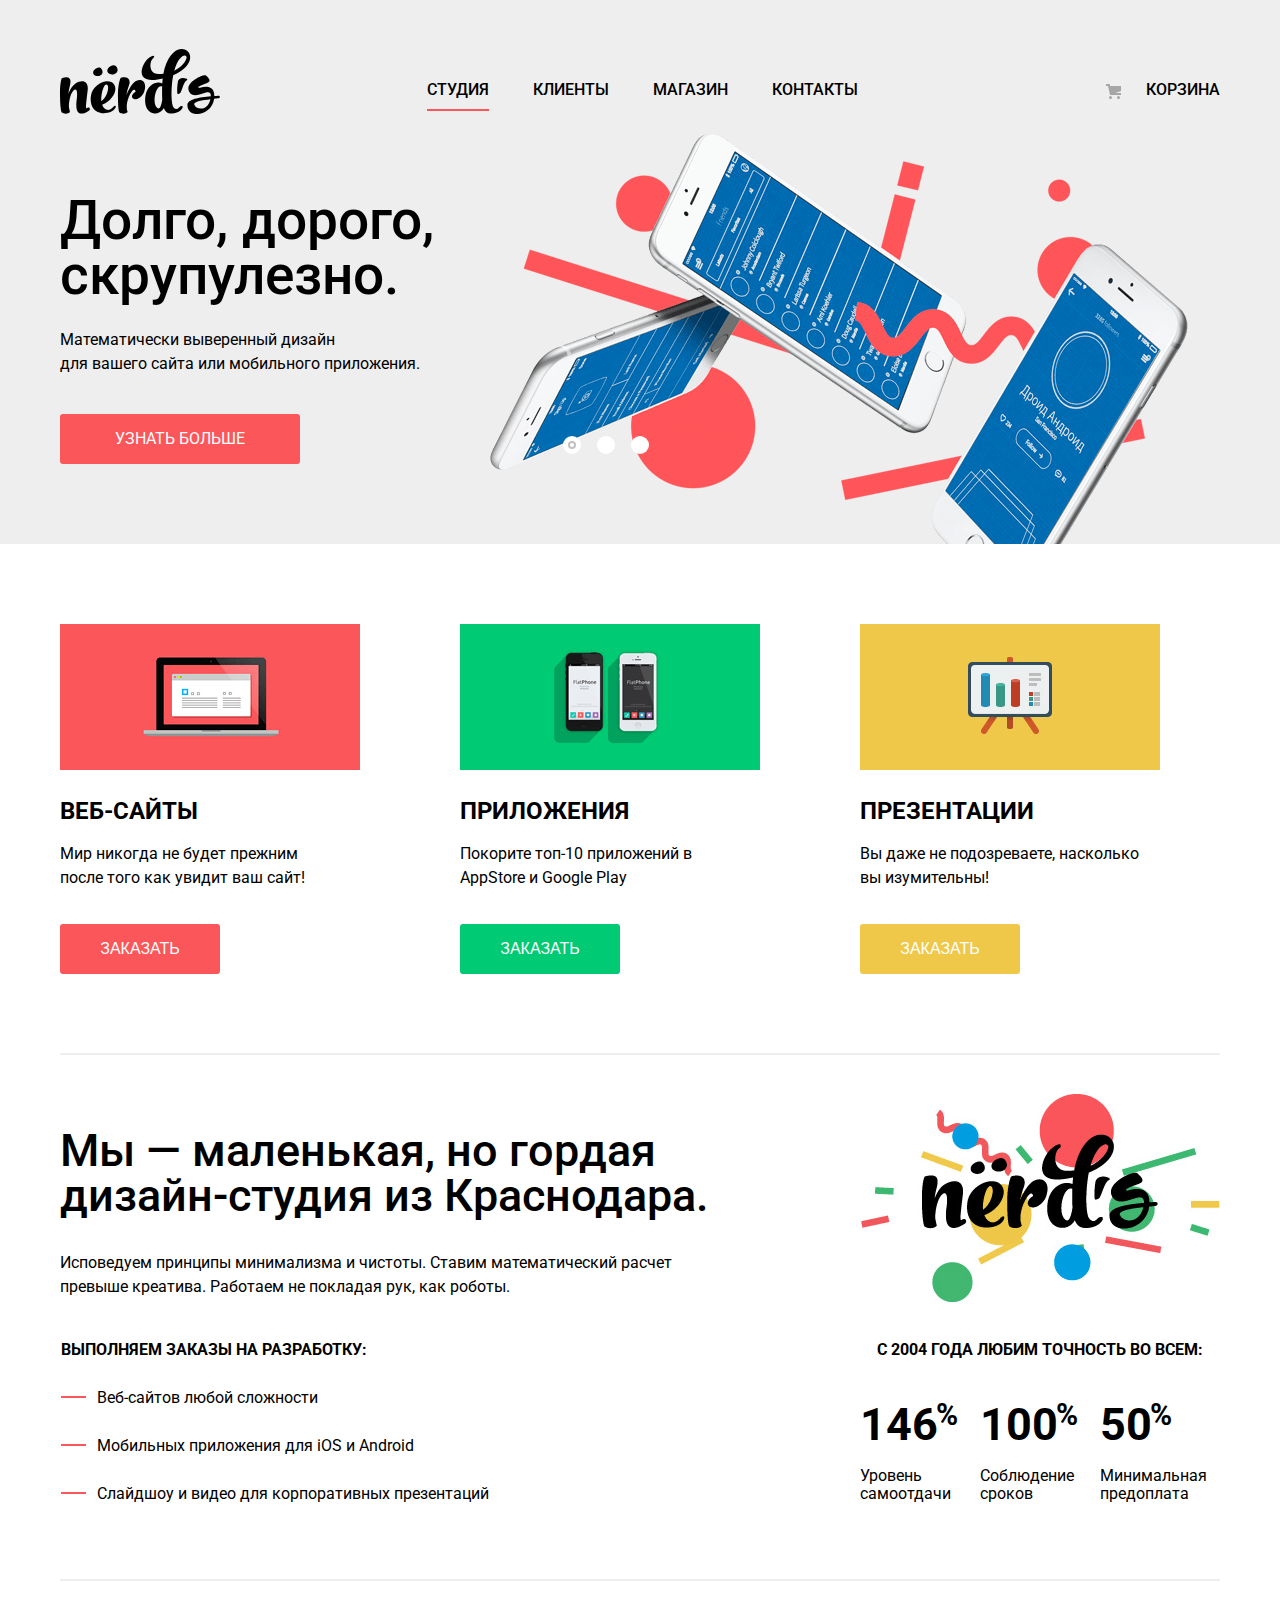
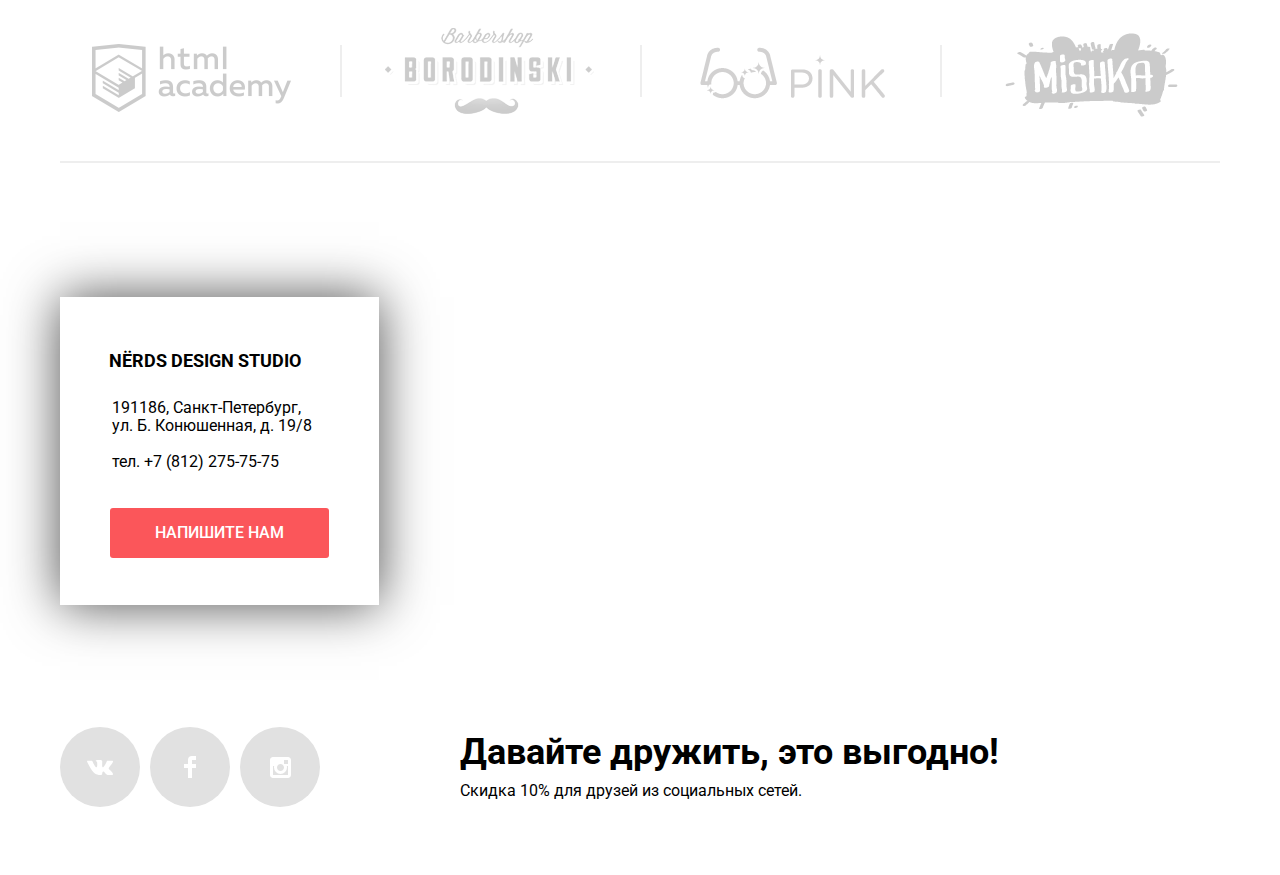
<file: index.html>
<!DOCTYPE html>
<html lang="ru">
  <head>
    <meta charset="utf-8">
    <title>HTML Academy: Нёрдс</title>
    <link href="https://fonts.googleapis.com/css?family=Roboto:400,500,700&amp;subset=cyrillic" rel="stylesheet">
    <link rel="stylesheet" href="css/normalize.css">
    <link rel="stylesheet" href="css/style-min.css">
  </head>
  <body>
    <header class="main-header">
      <nav class="main-navigation" aria-label="Главное меню сайта">
        <a class="main-header-logo">
          <div>
            <img src="img/nerds-logo.svg" width="160" height="65" alt="Логотип студии «Нёрдс»">
          </div>  
        </a>
        <ul class="site-navigation">
          <li><a class="current-page">Студия</a></li>
          <li><a href="#">Клиенты</a></li>
          <li><a href="shop.html">Магазин</a></li>
          <li><a href="#">Контакты</a></li>
        </ul>
        <ul class="user-navigation">
            <li>
              <a class="cart-link" href="#">Корзина</a>
            </li>
        </ul>
        </nav>
      </header>
    <main class="container">
      <section class="slider">
        <div class="slider-container">
          <h2 class="visually-hidden">Преимущества</h2>   
        <!-- class="active" Переключение радио кнопки  -->
          <div class="slider-controls">
            <i class="active"></i>
            <i></i>
            <i></i>
          </div>
          <ul class="slider-list">
            <li class="slider-item">
              <h3>Долго, дорого,<br> скрупулезно.</h3>
              <p>Математически выверенный дизайн<br> для вашего сайта или мобильного приложения.</p>
              <a class="slider-item-button" href="#">Узнать больше</a>
            </li>
            <li class="slider-item">
              <h3>Любим математику как никто другой</h3>
              <p>Никакого креатива, только математические формулы для расчета идеальных пропорций.</p>
              <a class="slider-item-button" href="#">Узнать больше</a>
            </li>
            <li class="slider-item">
              <h3>Только ночь,<br> только хардкор</h3>
              <p>Работать днем, как все? Мы против этого.<br> Ближе к полуночи работа только начинается.</p>
              <a class="slider-item-button" href="#">Узнать больше</a>
            </li>
          </ul>  
        </div>
      </section>
      <section class="products">
        <h2 class="visually-hidden">Продукты разработки «Нёрдс»</h2>
        <ul class="products-list">
          <li class="products-list-item">
            <p class="products-list-item-header">Веб-Сайты</p>
            <p class="products-list-item-text">Мир никогда не будет прежним после того как увидит ваш сайт!</p>
            <form class="products-form" action="https://echo.htmlacademy.ru" method="post">
                <button class="products-list-button1" type="submit" name="product-value" value="web-site">Заказать</button>
            </form>  
            <img class="products-list-item-image" src="img/illustration-1.png" width="300" height="146" alt="Веб-Сайты">
          </li>
          <li class="products-list-item">
              <p class="products-list-item-header">Приложения</p>
              <p class="products-list-item-text">Покорите топ-10 приложений в AppStore и Google Play</p>
              <form class="products-form" action="https://echo.htmlacademy.ru" method="post">
                <button class="products-list-button2" type="submit" name="product-value" value="application">Заказать</button>
              </form>
              <img class="products-list-item-image" src="img/illustration-2.png" width="300" height="146" alt="Приложения">
          </li>
          <li class="products-list-item">
              <h3 class="products-list-item-header">Презентации</h3>
              <p class="products-list-item-text">Вы даже не подозреваете, насколько вы изумительны!</p>
              <form class="products-form" action="https://echo.htmlacademy.ru" method="post">
                <button class="products-list-button3" type="submit" name="product-value" value="presentation">Заказать</button>
              </form>
              <img class="products-list-item-image" src="img/illustration-3.png" width="300" height="146" alt="Презентации">
          </li>
        </ul>
      </section>
      <div class="divider"></div>
      <section class="about-nerds">
          <div class="about-nerds-left">
              <h2 class="about-nerds-header">Мы &mdash; маленькая, но гордая дизайн-студия из Краснодара.</h2>
              <p class="about-nerds-text">Исповедуем принципы минимализма и чистоты. Ставим математический расчет превыше креатива. Работаем не покладая рук, как роботы.</p>
              <h3 class="about-nerds-products">Выполняем заказы на разработку:</h3>
              <ul class="about-nerds-products-list">
                  <li class="about-nerds-products-item">Веб-сайтов любой сложности</li>
                  <li class="about-nerds-products-item">Мобильныx приложения для iOS и Android</li>
                  <li class="about-nerds-products-item">Слайдшоу и видео для корпоративных презентаций</li>
              </ul>
          </div>
          <div class="about-nerds-right">
              <img class="about-nerds-features-logo" src="img/nerds-illustration.png" width="360" height="208" alt="Логотип Нердс">
              <h3 class="about-nerds-features">С 2004 года любим точность во всем:</h3>
              <ul class="about-nerds-features-list">
                <li class="about-nerds-features-item">
                    <b class="about-nerds-features-value">146<span class="about-nerds-features-persent"><sup>%</sup></span></b>
                    <p>Уровень<br>
                    самоотдачи</p>
                </li>
                <li class="about-nerds-features-item">
                    <b class="about-nerds-features-value">100<span class="about-nerds-features-persent"><sup>%</sup></span></b>
                    <p>Соблюдение<br>
                    сроков</p>
                </li>
                <li class="about-nerds-features-item">
                    <b class="about-nerds-features-value">50<span class="about-nerds-features-persent"><sup>%</sup></span></b>
                    <p>Минимальная<br>
                    предоплата</p>
                </li>
              </ul>
          </div>
      </section>
      <div class="divider"></div>
      <section class="partners">
        <ul class="partners-list">
          <li class="partners-items">
            <a class="partners-href" href="https://htmlacademy.ru/intensive/htmlcss">
              <img class="partners-img partners-logo1" width="199" height="68" src="img/logo-1.0.png" alt="HTML Academy">
              <span class="visually-hidden">HTML Academy</span>  
            </a>    
          </li>
          <li class="partners-items-separator"></li>
          <li class="partners-items">
            <a class="partners-href" href="#">
              <img class="partners-img partners-logo2" width="209" height="90" src="img/logo-2.0.png" alt="Барбершоп Бородинский">
              <span class="visually-hidden">Барбершоп Бородинский</span>
            </a>
          </li>
          <li class="partners-items-separator"></li>
          <li class="partners-items">
            <a class="partners-href" href="#">
              <img class="partners-img partners-logo3" width="185" height="52" src="img/logo-3.0.png" alt="PINK">
              <span class="visually-hidden">PINK</span>
            </a>  
            </li>
          <li class="partners-items-separator"></li>
          <li class="partners-items">
            <a class="partners-href" href="#">
              <img class="partners-img partners-logo4" width="173" height="84" src="img/logo-4.0.png" alt="MISHKA">
              <span class="visually-hidden">MISHKA</span>
            </a>
          </li>
        </ul>
      </section>
      <div class="divider"></div>
      <div class="main-bottom"></div>
    </main>
    <footer class="main-foter">
      <div class="yandex-map">
        <iframe class="iframe-map" src="https://yandex.ru/map-widget/v1/-/CBa7vGhE9C"></iframe>     
        <section class="geography">
          <h2 class="visually-hidden">Как нас найти, карта.</h2>
          <div class="geography-address">
            <h3 class="geography-address-header">NЁRDS DESIGN STUDIO</h3>
            <p class="geography-address-text">191186, Санкт-Петербург,<br>
            ул. Б. Конюшенная, д. 19/8<br><br>
            тел. +7 (812) 275-75-75</p>
            <!-- <button type="button" class="button-letter" value="letter">Напишите нам</button> -->
            <a class="button-letter" href="#">Напишите нам</a>
          </div>
        </section>
      </div>
      <div class="footer-social">
        <h2 class="visually-hidden">Мы в социальных сетях</h2>
        <ul>
          <li><a class="social-button" href="#">
            <span class="visually-hidden">Вконтакте</span>
            <svg xmlns="http://www.w3.org/2000/svg" width="26" height="15" viewBox="0 0 26 15"><path fill="#FFF" d="M16.138 11.51c.956-.309 2.18 2.04 3.483 2.939.978.681 1.727.534 1.727.534l3.473-.05s1.815-.112.957-1.554c-.071-.12-.503-1.069-2.585-3.022-2.177-2.043-1.882-1.712.739-5.244 1.597-2.153 2.236-3.468 2.036-4.028-.192-.539-1.365-.399-1.365-.399L20.69.713c-.381.001-.704.119-.851.515-.003.004-.621 1.666-1.445 3.079-1.741 2.989-2.436 3.148-2.724 2.961-.661-.433-.494-1.737-.494-2.664 0-2.897.432-4.105-.846-4.417-.427-.104-.739-.172-1.828-.182-1.392-.021-2.574 0-3.244.329-.445.223-.786.712-.579.74.26.035.843.16 1.155.586.401.552.389 1.789.389 1.789s.229 3.411-.54 3.834c-.528.29-1.25-.302-2.803-3.016-.793-1.388-1.392-2.922-1.392-2.922s-.116-.285-.326-.441c-.25-.185-.6-.244-.6-.244L.848.684S.29.7.085.946c-.182.218-.015.668-.015.668s2.909 6.881 6.203 10.347c3.02 3.182 6.452 2.971 6.452 2.971h1.555s.469-.054.709-.312c.224-.24.214-.691.214-.691s-.031-2.109.935-2.419z"/></svg>
          </a></li>
          <li><a class="social-button" href="#">
            <span class="visually-hidden">Фейсбук</span>
            <svg xmlns="http://www.w3.org/2000/svg" width="12" height="22" viewBox="0 0 12 22"><path fill="#FFF" d="M12 4V0H8a4 4 0 0 0-4 4v4H0v4h4v10h4V12h4V8H8V4h4z"/></svg>
          </a></li>
          <li><a class="social-button" href="#">
              <span class="visually-hidden">Инстаграм</span>
              <svg xmlns="http://www.w3.org/2000/svg" width="21" height="21" viewBox="0 0 21 21"><path fill="#FFF" d="M18 0H3C1.35 0 0 1.35 0 3v15c0 1.65 1.35 3 3 3h15c1.65 0 3-1.35 3-3V3c0-1.65-1.35-3-3-3zm-7.5 7c1.93 0 3.5 1.57 3.5 3.5S12.43 14 10.5 14 7 12.43 7 10.5 8.57 7 10.5 7zM18 18H3V9h1.181A6.504 6.504 0 0 0 4 10.5a6.5 6.5 0 1 0 13 0 6.45 6.45 0 0 0-.181-1.5H18v9zm0-11h-4V3h4v4z"/></svg>
          </a></li>
        </ul>
        <div class="main-footer-slogan">
          <p class="main-footer-tagline">Давайте дружить, это выгодно!</p>
          <p class="main-footer-text">Скидка 10% для друзей из социальных сетей.</p>
        </div>
      </div>
    </footer>
    <section class="modal modal-letter form-close">
      <h2 class="form-header">Напишите нам</h2>
      <form class="form-letter" action="https://echo.htmlacademy.ru" method="post">   
        <div class="input-name-mail">
          <p class="message-form-user-name">
            <label class="form-label" for="id-name-field">Ваше имя:</label>
            <input type="text" name="user-name" id="id-name-field" placeholder="Представьтесь, пожалуйста">
          </p>
          <p class="message-form-email">
            <label class="form-label" for="id-email-field">Ваш e-mail:</label>
            <input type="email" name="email" id="id-email-field" placeholder="Для отправки ответа">
          </p>
        </div>
        <p class="form-message">
          <label class="form-label" for="id-message">Текст письма:</label><br>
          <textarea name="message" id="id-message" rows="3" placeholder="В свободной форме"></textarea>
        </p>
        <p class="form-submit">
          <input type="submit" class="message-form-botton" value="Отправить">
        </p>
      </form>
      <button class="modal-close" type="button">Закрыть</button> 
    </section>
    <script src="js/scripts-min.js"></script>
  </body>
</html>
</file>
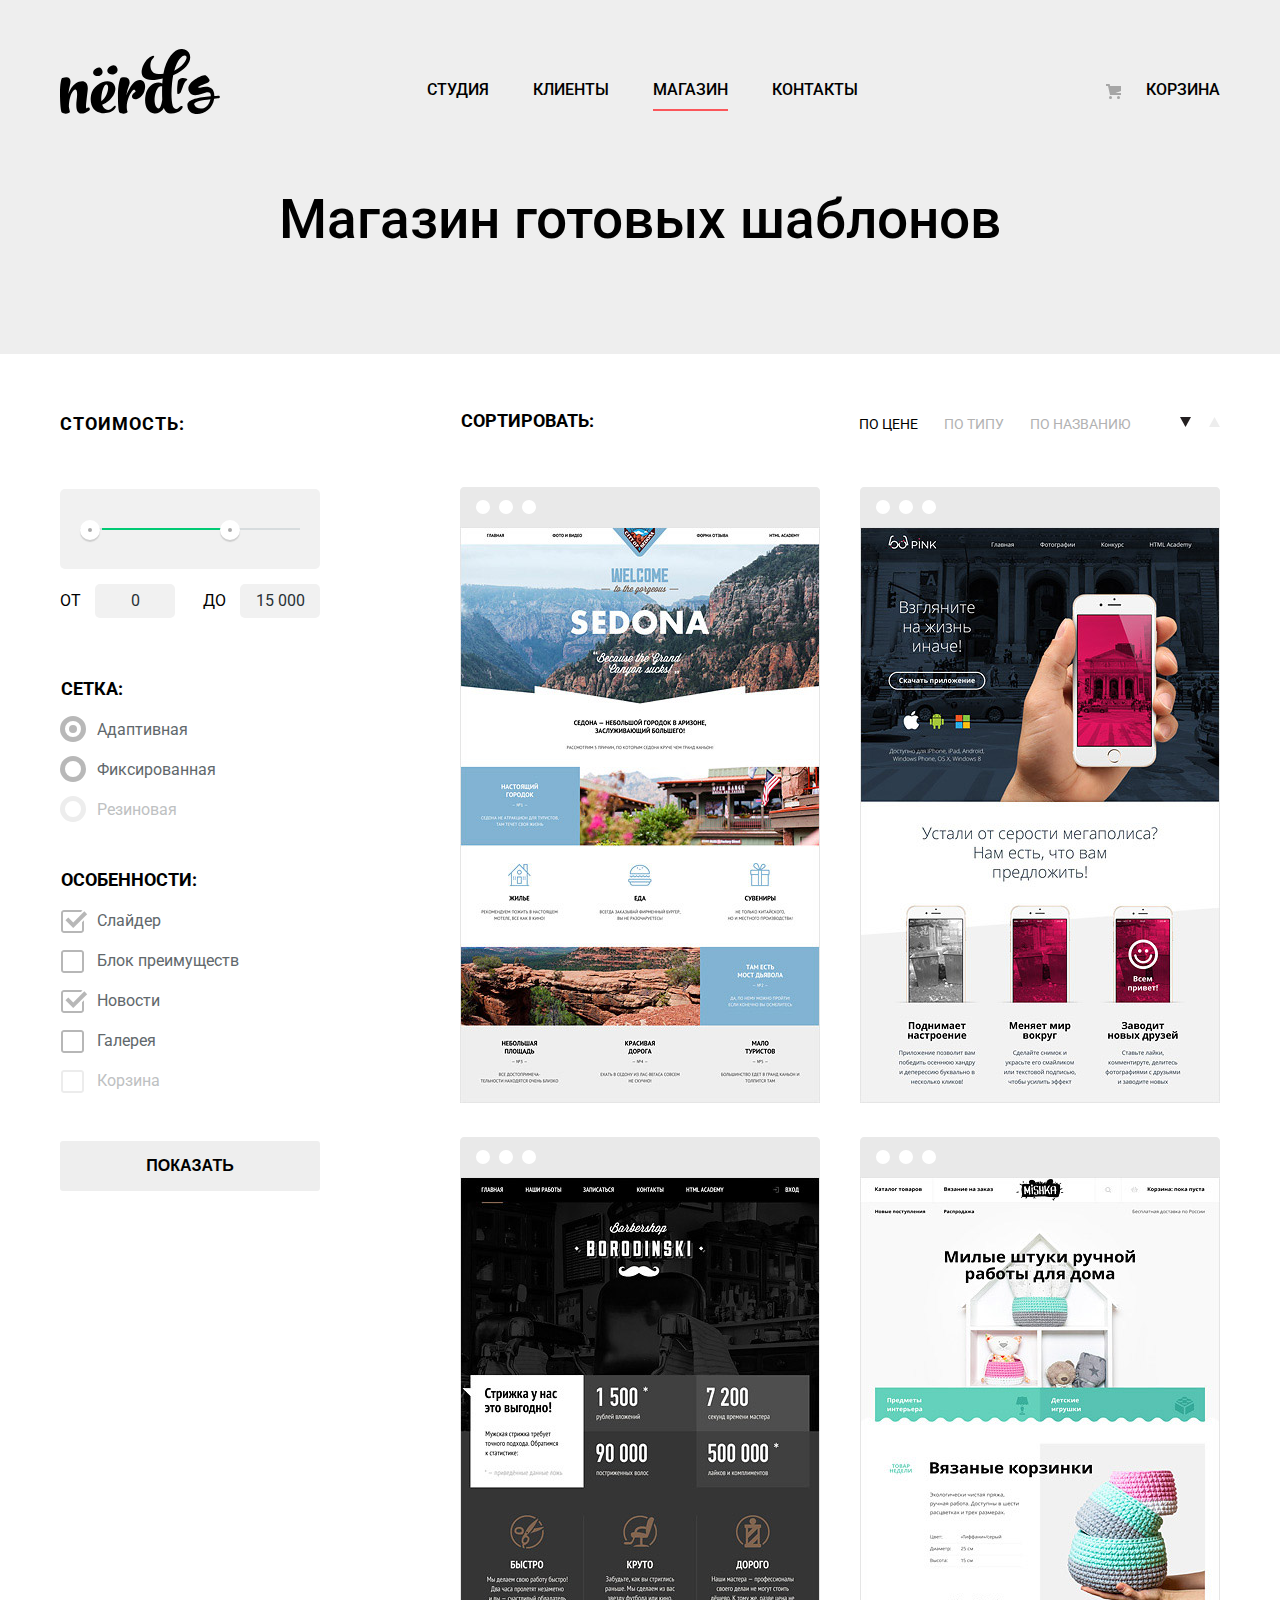
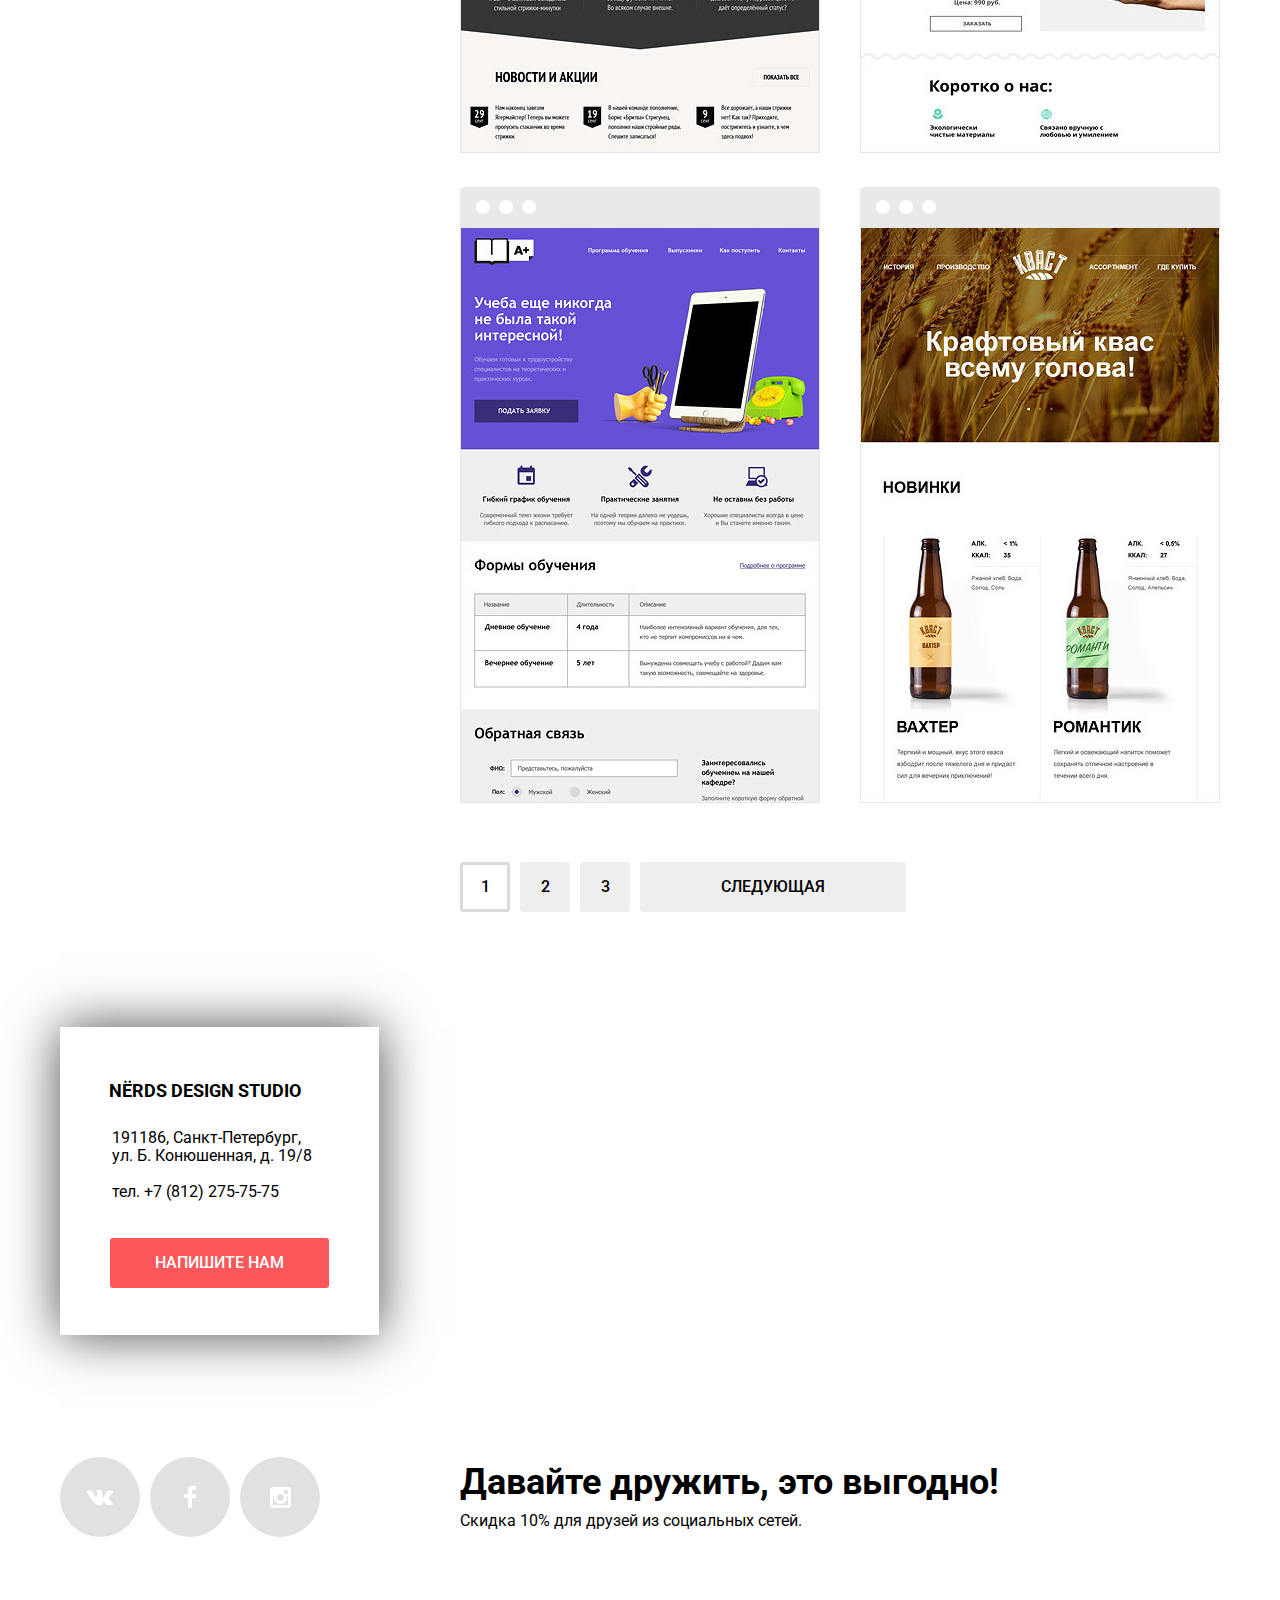
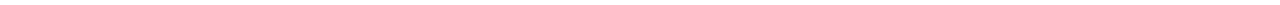
<file: shop.html>
<!DOCTYPE html>
<html lang="ru">
  <head>
    <meta charset="utf-8">
    <title>HTML Academy: Нёрдс Магазин</title>
    <link href="https://fonts.googleapis.com/css?family=Roboto:400,500,700&amp;subset=cyrillic" rel="stylesheet">
    <link rel="stylesheet" href="css/normalize.css">
    <link rel="stylesheet" href="css/style-min.css">
  </head>
  <body>
    <header class="main-header">
      <nav class="main-navigation" aria-label="Главное меню сайта">
        <a class="main-header-logo" href="index.html">
          <div>
            <img src="img/nerds-logo.svg" width="160" height="65" alt="Логотип студии «Нёрдс»">
          </div>  
        </a>
        <ul class="site-navigation">
          <li><a href="index.html">Студия</a></li>
          <li><a href="#">Клиенты</a></li>
          <li><a class="current-page">Магазин</a></li>
          <li><a href="#">Контакты</a></li>
        </ul>
        <ul class="user-navigation">
            <li>
              <a class="cart-link" href="#">Корзина</a>
            </li>
        </ul>
        </nav>
      </header>
    <main class="container">
      <div class="shop-header">
        <h1>Магазин готовых шаблонов</h1>
      </div>
      <div class="shop-main">
        <section class="filters-cost">
          <h2 class="visually-hidden">Фильтр проектов</h2>
          <form class="filter" method="get" action="https://echo.htmlacademy.ru">
            <fieldset class="filter-item">
              <legend>Стоимость:</legend>
              <div class="range-filter">
                  <div class="range-controls">
                      <div class="scale">
                        <div class="bar" style="margin-left: 10%; width: 60%"></div>
                      </div>
                      <div class="toggle toggle-min"></div>
                      <div class="toggle toggle-max"></div>        
                  </div>
                  <div class="price-controls">
                      <label class="min-price">от <input name="min-price" type="text" value="0"></label>
          <!-- ******** Упраление движками *********** -->                      
                      <label class="max-price">до <input name="max-price" type="text" value="15 000"></label>
                  </div>
              </div>
            </fieldset>
            <fieldset class="filter-radio">
              <legend>Сетка:</legend>
              <ul>
                <li class="filter-option">
                  <input class="visually-hidden filter-input filter-input-radio" type="radio" name="filters-grid-value" id="id-filters-grid-adaptive" value="Адаптивная" checked>
                  <label for="id-filters-grid-adaptive">Адаптивная</label>
                </li>
                <li class="filter-option">
                  <input class="visually-hidden filter-input filter-input-radio" type="radio" name="filters-grid-value" id="id-filters-grid-fix" value="Фиксированная">
                  <label for="id-filters-grid-fix">Фиксированная</label>  
                </li>
                <li class="filter-option">
                    <input class="visually-hidden filter-input filter-input-radio" type="radio" name="filters-grid-value" id="id-filters-grid-rubber" value="Резиновая" disabled>
                    <label for="id-filters-grid-rubber">Резиновая</label>  
                </li>
              </ul>
            </fieldset>
            <fieldset class="filter-check-box">
              <legend>Особенности:</legend>
              <ul>
                <li class="filter-option">
                  <input class="visually-hidden filter-input filter-input-checkbox" type="checkbox" name="filtres-future-slider" id="id-future-slider" checked>
                  <label for="id-future-slider">Слайдер</label>
                </li>
                <li class="filter-option">
                  <input class="visually-hidden filter-input filter-input-checkbox" type="checkbox" name="filtres-future-privilege" id="id-future-privilege">
                  <label for="id-future-privilege">Блок преимуществ</label>
                </li>
                <li class="filter-option">
                  <input class="visually-hidden filter-input filter-input-checkbox" type="checkbox" name="filtres-future-news" id="id-future-news" checked>
                  <label for="id-future-news">Новости</label>
                </li>
                <li class="filter-option">
                  <input class="visually-hidden filter-input filter-input-checkbox" type="checkbox" name="filtres-future-gallery" id="id-future-gallery">
                  <label for="id-future-gallery">Галерея</label>
                </li>
                <li class="filter-option">
                  <input class="visually-hidden filter-input filter-input-checkbox" type="checkbox" name="filtres-future-cart" id="id-future-cart" disabled>
                  <label for="id-future-cart">Корзина</label>
                </li>
              </ul> 
            </fieldset>
            <button type="submit" class="filter-button">Показать</button>
          </form>
        </section>
        <div class="sorting-catalog">
          <section class="sorting-order">
            <section class="sort-fields">
              <h2>Сортировать:</h2>
              <ul class="sort-fields-list">
                <li class="sorting-field">
                  <input  class="visually-hidden sorting-input-radio" type="radio" name="sorting-field-value" id="id-sorting-field-price" value="По цене" checked>
                  <label for="id-sorting-field-price">По цене</label>
                </li>
                <li class="sorting-field">
                  <input  class="visually-hidden sorting-input-radio" type="radio" name="sorting-field-value" id="id-sorting-field-type" value="По типу">
                  <label for="id-sorting-field-type">По типу</label>
                </li>
                <li class="sorting-field">
                  <input  class="visually-hidden sorting-input-radio" type="radio" name="sorting-field-value" id="id-sorting-field-name" value="По названию">
                  <label for="id-sorting-field-name"> По названию</label>
                </li>
              </ul>
            </section>
            <section>
              <h2 class="visually-hidden">Сортировка по возрастанию или убыванию</h2>
              <ul class="sorting-ascend">
                <li class="items-ascend">
                  <p class="visually-hidden">По убыванию</p>
                  <input  class="visually-hidden sorting-radio" id="radio-discend" type="radio" name="sorting-field-order" value="По убыванию" checked>
                  <label for="radio-discend"></label>
                  <svg class="icon-radio" xmlns="http://www.w3.org/2000/svg" width="11" height="10" viewBox="0 0 11 10"><path fill="#231F20" d="M5.5 10L0 0h11"/></svg>
                </li>
                <li class="items-ascend">
                  <p class="visually-hidden">По возрастанию</p>
                  <input  class="visually-hidden sorting-radio" id="radio-ascend" type="radio" name="sorting-field-order" value="По возрастанию">  
                  <label for="radio-ascend"></label>
                  <svg class="icon-radio" xmlns="http://www.w3.org/2000/svg" width="11" height="10" viewBox="0 0 11 10"><path fill="#231F20" d="M5.5 0L0 10h11z"/></svg>
                 </li>
              </ul>
            </section>
          </section>
          <section class="catalog">
            <div>
              <ul class="catalog-list">
                <li>
                  <div class="catalog-list-item">
                    <div class="catalog-item-caption">
                      <svg xmlns="http://www.w3.org/2000/svg" width="360" height="40" viewBox="0 0 360 40"><path fill="#4D4D4D" d="M356 0H4C1.8 0 0 1.8 0 4v36h360V4c0-2.2-1.8-4-4-4zM22.991 27a7 7 0 1 1 0-14 7 7 0 0 1 0 14zm23.011 0a7 7 0 1 1 0-14 7 7 0 0 1 0 14zm23.011 0a7 7 0 1 1 0-14 7 7 0 0 1 0 14z"/></svg>
                    </div>
                    <div class="catalog-item-image">
                        <img src="img/img-sedona.jpg" width="360" height="576" alt="SEDONA">
                    </div>
                    <div class="catalog-item-window">
                      <h3 class="catalog-item-title"><a href="#">SEDONA</a></h3> 
                      <div class="catalog-list-item-info">
                          Информационный сайт для туристов
                      </div>
                      <div class="catalog-item-price">
                          <a href="#">9 900 РУБ.</a>
                      </div>
                    </div> 
                  </div>
                </li>
                <li>
                  <div class="catalog-list-item">
                    <div class="catalog-item-caption">
                      <svg xmlns="http://www.w3.org/2000/svg" width="360" height="40" viewBox="0 0 360 40"><path fill="#4D4D4D" d="M356 0H4C1.8 0 0 1.8 0 4v36h360V4c0-2.2-1.8-4-4-4zM22.991 27a7 7 0 1 1 0-14 7 7 0 0 1 0 14zm23.011 0a7 7 0 1 1 0-14 7 7 0 0 1 0 14zm23.011 0a7 7 0 1 1 0-14 7 7 0 0 1 0 14z"/></svg>
                    </div>
                    <div class="catalog-item-image">
                        <img src="img/img-pink.jpg" width="360" height="576" alt="PINK APP">
                    </div>
                    <div class="catalog-item-window">
                      <h3 class="catalog-item-title"><a href="#">PINK APP</a></h3> 
                      <div class="catalog-list-item-info">
                        Продуктивный лендинг приложения для iOS и Android
                      </div>
                      <div class="catalog-item-price">
                        <a href="#">9 900 РУБ.</a>
                      </div>
                    </div> 
                  </div>
                </li>
                <li>
                  <div class="catalog-list-item">
                    <div class="catalog-item-caption">
                      <svg xmlns="http://www.w3.org/2000/svg" width="360" height="40" viewBox="0 0 360 40"><path fill="#4D4D4D" d="M356 0H4C1.8 0 0 1.8 0 4v36h360V4c0-2.2-1.8-4-4-4zM22.991 27a7 7 0 1 1 0-14 7 7 0 0 1 0 14zm23.011 0a7 7 0 1 1 0-14 7 7 0 0 1 0 14zm23.011 0a7 7 0 1 1 0-14 7 7 0 0 1 0 14z"/></svg>
                    </div>
                    <div class="catalog-item-image">
                        <img src="img/img-barbershop.jpg" width="360" height="576" alt="BARBERSHOP">
                    </div>
                    <div class="catalog-item-window">
                      <h3 class="catalog-item-title"><a href="#">BARBERSHOP</a></h3> 
                      <div class="catalog-list-item-info">
                        Сайт салона красоты.<br>
                        Для мужчин, да.
                      </div>
                      <div class="catalog-item-price">
                          <a href="#">9 900 РУБ.</a>
                      </div>
                    </div> 
                  </div>
                </li>
                <li>
                  <div class="catalog-list-item">
                    <div class="catalog-item-caption">
                      <svg xmlns="http://www.w3.org/2000/svg" width="360" height="40" viewBox="0 0 360 40"><path fill="#4D4D4D" d="M356 0H4C1.8 0 0 1.8 0 4v36h360V4c0-2.2-1.8-4-4-4zM22.991 27a7 7 0 1 1 0-14 7 7 0 0 1 0 14zm23.011 0a7 7 0 1 1 0-14 7 7 0 0 1 0 14zm23.011 0a7 7 0 1 1 0-14 7 7 0 0 1 0 14z"/></svg>
                    </div>
                    <div class="catalog-item-image">
                        <img src="img/img-mishka.jpg" width="360" height="576" alt="MISHKA">
                    </div>
                    <div class="catalog-item-window">
                      <h3 class="catalog-item-title"><a href="#">MISHKA</a></h3> 
                      <div class="catalog-list-item-info">
                        Интернет-магазин<br>
                        вязанных игрушек
                      </div>
                      <div class="catalog-item-price">
                          <a href="#">9 900 РУБ.</a>
                      </div>
                    </div> 
                  </div>
                </li>
                <li>
                  <div class="catalog-list-item">
                    <div class="catalog-item-caption">
                      <svg xmlns="http://www.w3.org/2000/svg" width="360" height="40" viewBox="0 0 360 40"><path fill="#4D4D4D" d="M356 0H4C1.8 0 0 1.8 0 4v36h360V4c0-2.2-1.8-4-4-4zM22.991 27a7 7 0 1 1 0-14 7 7 0 0 1 0 14zm23.011 0a7 7 0 1 1 0-14 7 7 0 0 1 0 14zm23.011 0a7 7 0 1 1 0-14 7 7 0 0 1 0 14z"/></svg>
                    </div>
                    <div class="catalog-item-image">
                        <img src="img/img-aplus.jpg" width="360" height="576" alt="A PLUS">
                    </div>
                    <div class="catalog-item-window">
                      <h3 class="catalog-item-title"><a href="#">A PLUS</a></h3> 
                      <div class="catalog-list-item-info">
                        Лендинг курсов повышения квалификации
                      </div>
                      <div class="catalog-item-price">
                          <a href="#">9 900 РУБ.</a>
                      </div>
                    </div> 
                  </div>
                </li>
                <li>
                  <div class="catalog-list-item">
                    <div class="catalog-item-caption">
                      <svg xmlns="http://www.w3.org/2000/svg" width="360" height="40" viewBox="0 0 360 40"><path fill="#4D4D4D" d="M356 0H4C1.8 0 0 1.8 0 4v36h360V4c0-2.2-1.8-4-4-4zM22.991 27a7 7 0 1 1 0-14 7 7 0 0 1 0 14zm23.011 0a7 7 0 1 1 0-14 7 7 0 0 1 0 14zm23.011 0a7 7 0 1 1 0-14 7 7 0 0 1 0 14z"/></svg>
                    </div>
                    <div class="catalog-item-image">
                        <img src="img/img-kvast.jpg" width="360" height="576" alt="КВАСТ">
                    </div>
                    <div class="catalog-item-window">
                      <h3 class="catalog-item-title"><a href="#">КВАСТ</a></h3> 
                      <div class="catalog-list-item-info">
                        Промо-сайт производителя крафтового кваса
                      </div>
                      <div class="catalog-item-price">
                          <a href="#">9 900 РУБ.</a>
                      </div>
                    </div> 
                  </div>
                </li>
              </ul>
            </div>
            <ul class="pagination-list">
              <li><a class="pagination-current" href="#">1</a></li>
              <li><a href="#">2</a></li>
              <li><a href="#">3</a></li>
              <li><a class="next-page" href="#">Следующая</a></li>
            </ul>  
          </section>
        </div>
      </div>
    </main>
    <footer class="main-foter">
      <div class="yandex-map">
        <iframe  class="iframe-map" src="https://yandex.ru/map-widget/v1/-/CBa7vGhE9C"></iframe>     
        <section class="geography">
          <h2 class="visually-hidden">Как нас найти, карта.</h2>
          <div class="geography-address">
            <h3 class="geography-address-header">NЁRDS DESIGN STUDIO</h3>
            <p class="geography-address-text">191186, Санкт-Петербург,<br>
            ул. Б. Конюшенная, д. 19/8<br><br>
            тел. +7 (812) 275-75-75</p>
            <!-- <button type="button" class="button-letter" value="letter">Напишите нам</button> -->
            <a class="button-letter" href="#">Напишите нам</a>
          </div>
        </section>
      </div>
      <div class="footer-social">
        <h2 class="visually-hidden">Мы в социальных сетях</h2>
        <ul>
          <li><a class="social-button" href="#">
            <span class="visually-hidden">Вконтакте</span>
            <svg xmlns="http://www.w3.org/2000/svg" width="26" height="15" viewBox="0 0 26 15"><path fill="#FFF" d="M16.138 11.51c.956-.309 2.18 2.04 3.483 2.939.978.681 1.727.534 1.727.534l3.473-.05s1.815-.112.957-1.554c-.071-.12-.503-1.069-2.585-3.022-2.177-2.043-1.882-1.712.739-5.244 1.597-2.153 2.236-3.468 2.036-4.028-.192-.539-1.365-.399-1.365-.399L20.69.713c-.381.001-.704.119-.851.515-.003.004-.621 1.666-1.445 3.079-1.741 2.989-2.436 3.148-2.724 2.961-.661-.433-.494-1.737-.494-2.664 0-2.897.432-4.105-.846-4.417-.427-.104-.739-.172-1.828-.182-1.392-.021-2.574 0-3.244.329-.445.223-.786.712-.579.74.26.035.843.16 1.155.586.401.552.389 1.789.389 1.789s.229 3.411-.54 3.834c-.528.29-1.25-.302-2.803-3.016-.793-1.388-1.392-2.922-1.392-2.922s-.116-.285-.326-.441c-.25-.185-.6-.244-.6-.244L.848.684S.29.7.085.946c-.182.218-.015.668-.015.668s2.909 6.881 6.203 10.347c3.02 3.182 6.452 2.971 6.452 2.971h1.555s.469-.054.709-.312c.224-.24.214-.691.214-.691s-.031-2.109.935-2.419z"/></svg>
          </a></li>
          <li><a class="social-button" href="#">
            <span class="visually-hidden">Фейсбук</span>
            <svg xmlns="http://www.w3.org/2000/svg" width="12" height="22" viewBox="0 0 12 22"><path fill="#FFF" d="M12 4V0H8a4 4 0 0 0-4 4v4H0v4h4v10h4V12h4V8H8V4h4z"/></svg>
          </a></li>
          <li><a class="social-button" href="#">
              <span class="visually-hidden">Инстаграм</span>
              <svg xmlns="http://www.w3.org/2000/svg" width="21" height="21" viewBox="0 0 21 21"><path fill="#FFF" d="M18 0H3C1.35 0 0 1.35 0 3v15c0 1.65 1.35 3 3 3h15c1.65 0 3-1.35 3-3V3c0-1.65-1.35-3-3-3zm-7.5 7c1.93 0 3.5 1.57 3.5 3.5S12.43 14 10.5 14 7 12.43 7 10.5 8.57 7 10.5 7zM18 18H3V9h1.181A6.504 6.504 0 0 0 4 10.5a6.5 6.5 0 1 0 13 0 6.45 6.45 0 0 0-.181-1.5H18v9zm0-11h-4V3h4v4z"/></svg>
          </a></li>
        </ul>
        <div class="main-footer-slogan">
          <p class="main-footer-tagline">Давайте дружить, это выгодно!</p>
          <p class="main-footer-text">Скидка 10% для друзей из социальных сетей.</p>
        </div>
      </div>
    </footer>
    <!--Форма с сообщением-->
    <section class="modal modal-letter form-close">
      <h2 class="form-header">Напишите нам</h2>
      <form class="form-letter" action="https://echo.htmlacademy.ru" method="post">   
        <div class="input-name-mail">
          <p class="message-form-user-name">
            <label class="form-label" for="id-name-field">Ваше имя:</label>
            <input type="text" name="user-name" id="id-name-field" placeholder="Представьтесь, пожалуйста">
          </p>
          <p class="message-form-email">
            <label class="form-label" for="id-email-field">Ваш e-mail:</label>
            <input type="email" name="email" id="id-email-field" placeholder="Для отправки ответа">
          </p>
        </div>
        <p class="form-message">
          <label class="form-label" for="id-message">Текст письма:</label><br>
          <textarea name="message" id="id-message" rows="3" placeholder="В свободной форме"></textarea>
        </p>
        <p class="form-submit">
          <input type="submit" class="message-form-botton" value="Отправить">
        </p>
      </form>
      <button class="modal-close" type="button">Закрыть</button> 
    </section>
    <!--Форма с сообщением конец-->
    <script src="js/scripts-min.js"></script>
  </body>
</html>
</file>
<file: css/style-min.css>
.visually-hidden:not(:focus):not(:active),input[type="checkbox"].visually-hidden,input[type="radio"].visually-hidden {position: absolute;width: 1px;height: 1px;margin: -1px;border: 0;padding: 0;white-space: nowrap;-webkit-clip-path: inset(100%);clip-path: inset(100%);clip: rect(0 0 0 0);overflow: hidden;}header ul,main ul,footer ul {list-style: none;}.main-header {min-height: 115px;max-width: 1440px;margin: 0 auto;background-color: #eeeeee;}.main-navigation {width: 1200px;margin: 0 auto;min-height: 65px;display: -webkit-box;display: -ms-flexbox;display: flex;-webkit-box-orient: horizontal;-webkit-box-direction: normal;-ms-flex-direction: row;flex-direction: row;-webkit-box-align: end;-ms-flex-align: end;align-items: flex-end;}.site-navigation,.user-navigation {margin: 0;padding: 0;list-style: none;text-transform: uppercase;}.site-navigation a,.user-navigation a {display: block;font-size: 16px;line-height: 30px;font-weight: 500;color: #000000;}.site-navigation a {margin: 3px 22px;padding-bottom: 4px;}.user-navigation a {margin: 5px 20px;padding-bottom: 4px;}.main-header-logo {position: relative;width: 160px;height: 65px;margin-top: 49px;margin-left: 20px;opacity: 1;}.main-header-logo:after {content:"";position: absolute;width: 160px;height: 65px;top: 0;left: 0;}.main-header-logo:hover {opacity: 0.8;}.main-header-logo:active {opacity: 0.3;}.site-navigation {display: -webkit-box;display: -ms-flexbox;display: flex;-ms-flex-wrap: wrap;flex-wrap: wrap;width: 660px;-webkit-box-pack: end;-ms-flex-pack: end;justify-content: flex-end;padding-right: 0;min-height: 20px;}.user-navigation {display: -webkit-box;display: -ms-flexbox;display: flex;-ms-flex-wrap: wrap;flex-wrap: wrap;margin-left: auto;padding-right: 0;list-style: none;min-height: 20px;}.user-navigation .cart-link {position: relative;padding-left: 40px;}.cart-link::before {content: "";position: absolute;top: 9px;left: 0px;width: 16px;height: 16px;background-image: url("../img/cart-icon.svg");background-repeat: no-repeat;background-position: 0 0;}.site-navigation a:hover,.user-navigation a:hover {color: #fb565a;}.site-navigation a:active,.user-navigation a:active {color: #bababa;}.current-page {-webkit-box-sizing: content-box;box-sizing: content-box;border: 2px solid #fb565a;border-top-width: 0;border-left-width: 0;border-right-width: 0;}.container {min-height: 132px;max-width: 1440px;margin: 0 auto;}/* ****************Слайдер**************** */.slider {position: relative;background-color: #eeeeee;}.slider-container {width: 1200px;margin: 0 auto;padding: 0 20px;-webkit-box-sizing: border-box;box-sizing: border-box;font-size: 16px;line-height: 24px;font-weight: 400;color: #000000;}.slider-controls {position: absolute;left: 48%;bottom: 90px;z-index: 100;width: 120px;height: 18px;text-align: center;font-size: 0;-webkit-transform: translateX(-50%);-ms-transform: translateX(-50%);transform: translateX(-50%);/* border: 1px solid black;box-sizing: border-box; */}.slider-controls i {position: relative;display: inline-block;width: 18px;height: 18px;padding: 8px;border-radius: 50%;cursor: pointer;}.slider-controls i::after {content: "";position: absolute;top: 0;left: 0;z-index: 1;width: 18px;height: 18px;background: #ffffff;border-radius: 50%;}.slider-controls .active::before {content: "";position: absolute;left: 25%;top: 25%;z-index: 2;width: 4px;height: 4px;margin: -4px;background-color: inherit;border: 2px solid #c1c1c1;border-radius: 50%;}.slider-list {margin: 0;padding: 0;list-style: none;}.slider-item {display: none;padding: 78px 0 80px 0;}/* ****************** Переключение слайдов ************ */.slider-item:nth-child(1) {display: block;}.slider-item:nth-child(1) {background-image: url("../img/slide1.png");background-repeat: no-repeat;background-position: 93% 18px;}.slider-item:nth-child(2) {background-image: url("../img/slide2.png");background-repeat: no-repeat;background-position: 100% 0;}.slider-item:nth-child(3) {background-image: url("../img/slide3.png");background-repeat: no-repeat;background-position: 100% 20px;}.slider-item h3 {max-width: 600px;margin: 0;margin-bottom: 25px;font-size: 55px;line-height: 55px;font-weight: 500;}.slider-item p {max-width: 430px;margin: 0;margin-bottom: 38px;}.slider-item-button {display: block;width: 240px;padding: 16px 0;font-size: 16px;line-height: 18px;color: #ffffff;text-transform: uppercase;text-align: center;text-decoration: none;background-color: #fb565a;border-radius: 3px;border: none;}.slider-item-button:hover,.slider-item-button:focus {background-color: #e74246;}.slider-item-button:active {color: rgba(255, 255, 255, 0.3);background-color: #d7373b;-webkit-box-shadow: 0 3px rgba(0, 0, 0, 0.1) inset;box-shadow: 0 3px rgba(0, 0, 0, 0.1) inset;}/* ****************Слайдер Конец**************** */.products {min-height: 485px;margin: 0;margin-bottom: 24px;padding: 0;}.products-list {display: -webkit-box;display: -ms-flexbox;display: flex;-webkit-box-orient: horizontal;-webkit-box-direction: normal;-ms-flex-direction: row;flex-direction: row;-webkit-box-pack: start;-ms-flex-pack: start;justify-content: flex-start;-ms-flex-wrap: wrap;flex-wrap: wrap;width: 1200px;margin: 0 auto;padding: 0;min-height: 20px;list-style: none;/* border: 1px solid greenyellow;box-sizing: border-box; */}.products-list-item {display: -webkit-box;display: -ms-flexbox;display: flex;-webkit-box-orient: vertical;-webkit-box-direction: normal;-ms-flex-direction: column;flex-direction: column;-webkit-box-align: start;-ms-flex-align: start;align-items: flex-start;width: 300px;min-height: 427px;margin: 80px 100px 0 0;padding: 0;min-height: 20px;/* border: 1px solid green;box-sizing: border-box; */}.products-list-item:nth-child(3n+1) {margin-left: 20px;}.products-list-item:nth-child(3n) {margin-right: 60px;}.products-list-item-image {-webkit-box-ordinal-group: 1;-ms-flex-order: 0;order: 0;}.products-list-item-header {-webkit-box-ordinal-group: 2;-ms-flex-order: 1;order: 1;margin: 26px 0 0 0;padding: 0;width: 280px;font-size: 24px;line-height: 30px;font-weight: 700;text-transform: uppercase;word-wrap: break-word;}.products-list-item-text {-webkit-box-ordinal-group: 3;-ms-flex-order: 2;order: 2;margin: 16px 0 34px 0;padding: 0;width: 280px;}.products-form {-webkit-box-ordinal-group: 6;-ms-flex-order: 5;order: 5;margin: 0;padding: 0;margin-top: auto;}.products-list-button1,.products-list-button2,.products-list-button3 {-webkit-box-ordinal-group: 4;-ms-flex-order: 3;order: 3;border: 0;outline: none;width: 160px;height: 50px;font-size: 16px;line-height: 18px;font-weight: 500;border-radius: 3px;}.products-list-button1 {color: #ffffff;text-transform: uppercase;background-color: #fb565a;border: 3px solid #fb565a;-webkit-box-sizing: border-box;box-sizing: border-box;}.products-list-button1:hover {color: #ffffff;background-color: #e74246;border: 3px solid #e74246;-webkit-box-sizing: border-box;box-sizing: border-box;}.products-list-button1:active {color: #e07476;background-color: #d7373b;border: 3px solid #d7373b;border-top: 3px solid #c13135;-webkit-box-sizing: border-box;box-sizing: border-box;}.products-list-button2 {color: #ffffff;text-transform: uppercase;background-color: #00ca74;border: 3px solid #00ca74;-webkit-box-sizing: border-box;box-sizing: border-box;}.products-list-button2:hover {color: #ffffff;background-color: #00bc6c;border: 3px solid #00bc6c;-webkit-box-sizing: border-box;box-sizing: border-box;}.products-list-button2:active {color: #4dc491;background-color: #00aa62;border: 3px solid #00aa62;border-top: 3px solid #009958;-webkit-box-sizing: border-box;box-sizing: border-box;}.products-list-button3 {color: #ffffff;text-transform: uppercase;background-color: #efc84a;border: 3px solid #efc84a;-webkit-box-sizing: border-box;box-sizing: border-box;}.products-list-button3:hover {color: #ffffff;background-color: #eab534;border: 3px solid #eab534;-webkit-box-sizing: border-box;box-sizing: border-box;}.products-list-button3:active {color: #edc265;background-color: #e5a722;border: 3px solid #e5a722;border-top: 3px solid #ce961f;-webkit-box-sizing: border-box;box-sizing: border-box;}.divider {margin: 0 auto;padding: 0;height: 2px;width: 1160px;background-color: #eeeeee;/* background-color: red; */}.main-bottom {margin: 0;padding: 0;height: 80px;}.about-nerds {display: -webkit-box;display: -ms-flexbox;display: flex;-webkit-box-orient: horizontal;-webkit-box-direction: normal;-ms-flex-direction: row;flex-direction: row;width: 1160px;margin: 0 auto;margin-top: 38px;padding: 0 ;min-height: 486px;}.about-nerds-left {width: 680px;min-height: 483px;margin: 0 120px 0 0;padding: 0;}.about-nerds-right {width: 360px;min-height: 483px;margin: 0;padding: 0;/* border: 1px solid green;box-sizing: border-box; */}.about-nerds-header {margin: 35px 0 0 0;padding: 0;min-height: 20px;font-size: 45px;line-height: 45px;font-weight: 500;}.about-nerds-text {margin: 33px 0 0 0;padding: 0;font-size: 16px;line-height: 24px;font-weight: 400;min-height: 10px;}.about-nerds-products {margin: 39px 0 0 1px;padding: 0;font-size: 16px;line-height: 24px;font-weight: 700;text-transform: uppercase;/* border: 1px solid green;box-sizing: border-box; */}.about-nerds-products-list {margin: 12px 0 0 0;padding: 0;font-size: 16px;line-height: 24px;font-weight: 400;min-height: 10px;list-style: none;/* border: 1px solid green;box-sizing: border-box; */}.about-nerds-products-item {position: relative;padding-left: 37px;padding-top: 0;font-size: 16px;line-height: 48px;/* line-height: 24px; */font-weight: 400;}.about-nerds-products-item::before {content: "";position: absolute;width: 25px;height: 2px;top: 22px;left: 1px;background-color: #fb565a;}.about-nerds-features-logo {margin: 0;margin-top: 1px;padding: 0;}.about-nerds-features {margin: 29px 0 0 17px;padding: 0;min-height: 35px;font-size: 16px;line-height: 24px;font-weight: 700;text-transform: uppercase;}.about-nerds-features-list {display: -webkit-box;display: -ms-flexbox;display: flex;-webkit-box-orient: horizontal;-webkit-box-direction: normal;-ms-flex-direction: row;flex-direction: row;margin: 0;padding: 0;min-height: 10px;list-style: none;-ms-flex-wrap: wrap;flex-wrap: wrap;}.about-nerds-features-item {margin: 40px 10px 0 0;padding: 0;width: 110px;min-height: 120px;}.about-nerds-features-value {position: relative;display: inline-block;margin: 0;padding: 7px 20px 0 0;font-size: 45px;line-height: 10px;font-weight: 700;}.about-nerds-features-persent {position: absolute;display: inline-block;top: 14px;right: 0;margin: 0;padding: 0;font-size: 40px;line-height: 0;font-weight: 700;}.about-nerds-features-item p {margin: 20px 0 0 0;padding: 0;font-size: 16px;line-height: 18px;font-weight: 400;word-wrap: wrap;}.partners {width: 1200px;margin: 0 auto;padding: 0;min-height: 180px;}.partners-list {display: -webkit-box;display: -ms-flexbox;display: flex;-webkit-box-orient: horizontal;-webkit-box-direction: normal;-ms-flex-direction: row;flex-direction: row;-webkit-box-align: center;-ms-flex-align: center;align-items: center;-ms-flex-wrap: wrap;flex-wrap: wrap;margin: 0;padding: 0;min-width: 30px;min-height: 20px;list-style: none;/* border: 1px solid blueviolet;box-sizing: border-box; */}.partners-items {width: 260px;height: 180px;margin: 0 20px 0 0;padding: 0;min-height: 20px;/* border: 1px solid blueviolet;box-sizing: border-box; */}.partners-items:nth-child(7n + 1) {margin-left: 20px;}.partners-href {position: relative;}.partners-href:after {content:"";position: absolute;width: 260px;height: 180px;top: 0;left: 0;}.partners-items-separator {width: 2px;margin: 0 18px 0 0;padding: 0;height: 52px;background-color: #eeeeee;}.partners-logo1 {margin: 63px 0 0 32px;padding: 0;min-height: 20px;}.partners-logo2 {margin: 47px 0 0 25px;padding: 0;min-height: 20px;}.partners-logo3 {margin: 66px 0 0 40px;padding: 0;min-height: 20px;}.partners-logo4 {margin: 52px 0 0 45px;padding: 0;min-height: 20px;}.partners-img {opacity: 0.2;}.partners-img:hover {opacity: 1;}.partners-img:active {opacity: 0.1;}.main-foter {max-width: 1440px;min-height: 632px;margin: 0 auto;padding: 0;/* border: 1px solid blueviolet;box-sizing: border-box; */}.yandex-map {margin: 0;padding: 0;position: relative;}.geography {left: 50%;top: 0;position: absolute;display: -webkit-box;display: -ms-flexbox;display: flex;-webkit-box-orient: horizontal;-webkit-box-direction: normal;-ms-flex-direction: row;flex-direction: row;width: 1160px;margin-left: -580px;height: 0;padding: 0;}.geography-address {display: -webkit-box;display: -ms-flexbox;display: flex;-webkit-box-orient: vertical;-webkit-box-direction: normal;-ms-flex-direction: column;flex-direction: column;width: 319px;height: 308px;margin: 54px 0 0 0;padding: 0;background-color: white;-webkit-box-shadow: 0 0 50px rgba(0, 0, 0, 0.7);box-shadow: 0 0 50px rgba(0, 0, 0, 0.7);/* border: 1px solid rgb(58, 226, 43);box-sizing: border-box; */}.geography-address-header {margin: 49px 0 0 49px;padding: 0;font-size: 18px;line-height: 30px;font-weight: 700;/* border: 1px solid rgb(226, 43, 67);box-sizing: border-box; */}.geography-address-text {margin: 0;padding: 23px 0 0 52px;font-size: 16px;line-height: 18px;font-weight: 400;text-decoration: none;/* border: 1px solid rgb(226, 43, 67);box-sizing: border-box; */}.button-letter {display: block;width: 219px;margin: 37px 0 0 50px;padding: 16px 0;font-size: 16px;line-height: 18px;font-weight: 500;color: #ffffff;text-align: center;text-transform: uppercase;text-decoration: none;background-color: #fb565a;border-radius: 3px;border: none;}.button-letter:hover {background-color: #e74246;}.button-letter:active {color: #df5f62;background-color: #d7373b;-webkit-box-shadow: 0 3px rgba(0, 0, 0, 0.1) inset;box-shadow: 0 3px rgba(0, 0, 0, 0.1) inset;}.map-marker {margin: 90px 0 0 362px;padding: 0;min-height: 140px;/* border: 1px solid rgb(226, 43, 67);box-sizing: border-box; */}.footer-social {display: -webkit-box;display: -ms-flexbox;display: flex;-webkit-box-orient: horizontal;-webkit-box-direction: normal;-ms-flex-direction: row;flex-direction: row;max-width: 1160px;min-height: 100px;margin: 0 auto;margin-top: 0;padding: 0;/* border: 1px solid rgb(83, 43, 226);box-sizing: border-box; */}.footer-social ul {display: -webkit-box;display: -ms-flexbox;display: flex;-ms-flex-wrap: wrap;flex-wrap: wrap;-webkit-box-pack: start;-ms-flex-pack: start;justify-content: flex-start;width: 400px;list-style: none;margin: 0 auto;margin-top: 61px;padding: 0;/* border: 1px solid rgb(83, 43, 226);box-sizing: border-box; */}.social-button {display: -webkit-box;display: -ms-flexbox;display: flex;-webkit-box-align: center;-ms-flex-align: center;align-items: center;-webkit-box-pack: center;-ms-flex-pack: center;justify-content: center;width: 80px;height: 80px;margin-right: 10px;margin-bottom: 10px;border-radius: 50%;background-color: #e1e1e1;/* border: 1px solid rgb(83, 43, 226);box-sizing: border-box; */}.social-button:hover {color: #ffffff;background-color: #e74246;}.social-button:active {color: #e37376;background-color: #d7373b;}.social-button:active path {fill: #e37376;}.main-footer-slogan {display: -webkit-box;display: -ms-flexbox;display: flex;-webkit-box-orient: vertical;-webkit-box-direction: normal;-ms-flex-direction: column;flex-direction: column;-webkit-box-pack: start;-ms-flex-pack: start;justify-content: flex-start;width: 760px;min-height: 10px;margin: 0;padding: 0;/* border: 1px solid rgb(43, 226, 171);box-sizing: border-box; */}.main-footer-tagline {margin: 68px 0 0 0;padding: 0;font-size: 36px;line-height: 36px;font-weight: 700;/* border: 1px solid rgb(43, 226, 171);box-sizing: border-box; */}.main-footer-text {margin: 10px 0 0 0;padding: 0;font-size: 16px;line-height: 22px;font-weight: 400;/* border: 1px solid rgb(43, 226, 171);box-sizing: border-box; */}.form-header {font-size: 45px;line-height: 45px;font-weight: 500;}.form-label {font-size: 16px;line-height: 18px;font-weight: 700;}::-webkit-input-placeholder { /* Chrome/Opera/Safari */font-size: 16px;line-height: 18px;font-weight: 400;color: #444444;}::-moz-placeholder { /* Firefox 19+ */font-size: 16px;line-height: 18px;font-weight: 400;color: #444444;}:-ms-input-placeholder { /* IE 10+ */font-size: 16px;line-height: 18px;font-weight: 400;color: #444444;}:-moz-placeholder { /* Firefox 18- */font-size: 16px;line-height: 18px;font-weight: 400;color: #444444;}.message-form-botton {font-size: 16px;line-height: 18px;font-weight: 500;color: #ffffff;text-transform: uppercase;background-color: #fb565a;}.shop-header {max-width: 1440px;min-height: 122px;background-color: #eeeeee;text-align: center;/* border: 1px solid rgb(43, 226, 171);box-sizing: border-box; */}.shop-header h1 {width: 1160px;display: inline-block;margin: 77px 0 107px 0;font-size: 55px;line-height: 55px;font-weight: 500;/* border: 1px solid red;box-sizing: border-box; *//* text-align: center; */}.shop-main {width: 1160px;margin: 0 auto;padding: 0;min-height: 70px;display: -webkit-box;display: -ms-flexbox;display: flex;-webkit-box-orient: horizontal;-webkit-box-direction: normal;-ms-flex-direction: row;flex-direction: row;-webkit-box-pack: start;-ms-flex-pack: start;justify-content: flex-start;/* box-sizing: border-box;border: 1px solid rgb(15, 15, 15); */}.filters-cost {width: 260px;min-height: 270px;margin: 0;padding: 58px 0 0 0;/* border: 1px solid rgb(147, 226, 43);box-sizing: border-box; */}/* ******************* Форма *************** *//* ***************** Чекбоксы И Радио кнопки ********* *//* ************ Радио-кнопки *************** */.filter-radio {margin-top: 56px;margin-left: 1px;}.filter-check-box {margin-top: 25px;margin-left: 1px;}.filter-radio,.filter-check-box {padding: 0;border: none;}.filter-radio legend,.filter-check-box legend {margin: -1px 0 16px 0;padding: 0;font-size: 18px;line-height: 30px;font-weight: 700;text-transform: uppercase;}.filter-input-radio + label::before {content: "";position: absolute;left: -37px; /* Координаты радиокнопок */top: -4px;width: 26px;height: 26px;border: 5px solid #b8b8b8;-webkit-box-sizing: border-box;box-sizing: border-box;border-radius: 50%;}.filter-input-radio:focus + label::before,.filter-input-radio:hover + label::before {content: "";position: absolute;left: -37px; /* Координаты радиокнопок */top: -4px;width: 26px;height: 26px;border: 5px solid #444444;-webkit-box-sizing: border-box;box-sizing: border-box;border-radius: 50%;}.filter-input-radio:disabled + label::before,.filter-input-radio:disabled:hover + label::before {content: "";position: absolute;left: -37px; /* Координаты радиокнопок */top: -4x;width: 26px;height: 26px;border: 5px solid #ededed;-webkit-box-sizing: border-box;box-sizing: border-box;border-radius: 50%;}.filter-input-radio:checked + label::after {content: "";position: absolute;top: 5px; /* Координаты точек в радиокнопке */left: -28px;width: 8px;height: 8px;/* background-color: red; */background-color: #b8b8b8;border-radius: 50%;}.filter-input-radio:checked:focus + label::after,.filter-input-radio:checked:hover + label::after {content: "";position: absolute;top: 5px; /* Координаты точек в радиокнопке */left: -28px;width: 8px;height: 8px;background-color: #444444;border-radius: 50%;}.filter-input:disabled + label,.filter-input:disabled:hover + label {color: #bec1c2;}/* ************ Радио-кнопки Конец *************** */.filter ul {padding: 0;margin: 0;list-style: none;line-height: 20px;}.filter-option {margin-bottom: 20px;padding-left: 36px;/* background: rgba(0, 128, 0, 0.2);box-shadow: 0 0 0 3px green; */}.filter-option label {position: relative;display: block;color: #61686c;cursor: pointer;/* user-select: none; */}.filter-option:focus label,.filter-option:hover label {position: relative;display: block;color: #111111;cursor: pointer;/* user-select: none; */}.filter-option:disabled:hover label,.filter-option:disabled label {position: relative;display: block;color: #d0d2d3;cursor: pointer;/* user-select: none; */}.filter-input-checkbox + label::before {content: "";position: absolute;left: -36px; /* Координаты чекбоксов */top: -1px;width: 28px;height: 24px;/* border: 1px solid red; */background-color: white;background-image: url("../img/checkbox-off.svg");background-repeat: no-repeat;background-position: 0 0;opacity: 0.4;}.filter-input-checkbox:focus + label::before,.filter-input-checkbox:hover + label::before {content: "";position: absolute;left: -36px; /* Координаты чекбоксов */top: -1px;width: 28px;height: 24px;/* border: 1px solid red; */background-color: white;background-image: url("../img/checkbox-off.svg");background-repeat: no-repeat;background-position: 0 0;opacity: 1;}.filter-input-checkbox:disabled + label::before {content: "";position: absolute;left: -36px; /* Координаты чекбоксов */top: -1px;width: 28px;height: 24px;/* border: 1px solid red; */background-color: white;background-image: url("../img/checkbox-off.svg");background-repeat: no-repeat;background-position: 0 0;opacity: 0.1;}.filter-input-checkbox:checked:focus + label::before,.filter-input-checkbox:checked:hover + label::before,.filter-input-checkbox:checked + label::before {display: none;}.filter-input-checkbox:checked + label::after {content: "";position: absolute;left: -36px; /* Координаты чекбоксов *//* left: -42px; */top: -1px;width: 28px;height: 24px;background-color: white;background-image: url("../img/checkbox-on.svg");background-repeat: no-repeat;background-position: 0 0;opacity: 0.4;}.filter-input-checkbox:checked:focus + label::after,.filter-input-checkbox:checked:hover + label::after {content: "";position: absolute;left: -36px; /* Координаты чекбоксов */top: -1px;width: 28px;height: 24px;background-color: white;background-image: url("../img/checkbox-on.svg");background-repeat: no-repeat;background-position: 0 0;opacity: 1;}/* ***************** Конец Чекбоксы и Радио кнопок ********* */.filter-button {border: 0;outline: none;margin: 0;padding: 0;margin-top: 30px;width: 260px;min-height: 50px;font-size: 16px;line-height: 18px;font-weight: 700;color: #000000;text-transform: uppercase;background-color: #eeeeee;border-radius: 3px;/* border: 3px solid red; */border: 3px solid #eeeeee;-webkit-box-sizing: border-box;box-sizing: border-box;}.filter-button:focus,.filter-button:hover {background-color: #dfdfdf;border: 3px solid #dfdfdf;}.filter-button:active {color: #959595;background-color: #d5d5d5;border-top: 3px solid #bfbfbf;}/* ********** Движки в фильтре ********* */.filter-item {margin: 0;padding: 0;border: none;}.range-filter {width: 260px;margin-top: 53px;}.filter-item legend {font-size: 18px;line-height: 24px;letter-spacing: 1px;text-transform: uppercase;font-weight: 700;}.range-controls {position: relative;height: 41px;margin-bottom: 15px;padding-top: 39px;padding-right: 20px;padding-left: 20px;background-color: #f1f1f1;border-radius: 5px}.range-controls .scale {height: 2px;background: #d7dcde;}.range-controls .bar {width: 70%;height: 2px;background: #00ca74;}.range-controls .toggle {position: absolute;top: 31px;left: 0;width: 4px;height: 4px;padding: 0;border: 8px solid #ffffff;background-color: #ababab;-webkit-box-shadow: 0 2px 1px 0 #cfcfcf;box-shadow: 0 2px 1px 0 #cfcfcf;border-radius: 50%;cursor: pointer;}/* ************ Управление движками ************ */.range-controls .toggle-min {left: 20px;}.range-controls .toggle-max {left: 160px;}/* ************ Управление движками ************ */.price-controls {font-size: 0;}.price-controls label {display: inline-block;width: 50%;font-size: 16px;text-transform: uppercase;}.price-controls input {width: 60px;padding: 8px 10px;margin-left: 10px;font-family: Roboto, Arial, sans-serif;font-size: 16px;text-align: center;color: #283136;border: none;border-radius: 5px;background: #f1f1f1;}.max-price {text-align: right;}/* ****************** Диапазон цен Конец ****** *//* ********** Движки в фильтре конец ********* *//* ******************* Форма *************** *//* ********** Сортировка + Каталог ********* */.sorting-catalog {display: -webkit-box;display: -ms-flexbox;display: flex;-webkit-box-orient: vertical;-webkit-box-direction: normal;-ms-flex-direction: column;flex-direction: column;-webkit-box-pack: start;-ms-flex-pack: start;justify-content: flex-start;width: 760px;margin: 0 0 45px 140px;padding: 0;/* border: 1px solid rgb(125, 226, 43);box-sizing: border-box; */}/* *************** Сортировка ************** */.sorting-order {display: -webkit-box;display: -ms-flexbox;display: flex;-webkit-box-orient: horizontal;-webkit-box-direction: normal;-ms-flex-direction: row;flex-direction: row;-webkit-box-pack: end;-ms-flex-pack: end;justify-content: flex-end;min-height: 133px;margin: 0;padding: 0;/* border: 1px solid rgb(76, 43, 226);box-sizing: border-box; */}.sort-fields {display: -webkit-box;display: -ms-flexbox;display: flex;-webkit-box-orient: horizontal;-webkit-box-direction: normal;-ms-flex-direction: row;flex-direction: row;-webkit-box-pack: end;-ms-flex-pack: end;justify-content: flex-end;-webkit-box-align: center;-ms-flex-align: center;align-items: center;margin: 1px 29px 0 0;padding: 0;/* border: 1px solid rgb(174, 43, 226);box-sizing: border-box; */border: none;}.sort-fields h2 {margin: 0 20px 0 0;padding: 0;font-size: 18px;line-height: 18px;font-weight: 700;text-transform: uppercase;/* border: 1px solid rgb(116, 226, 43);box-sizing: border-box; */}.sort-fields-list {margin: 5px 0px 0 0;padding: 0;display: -webkit-box;display: -ms-flexbox;display: flex;-webkit-box-orient: horizontal;-webkit-box-direction: normal;-ms-flex-direction: row;flex-direction: row;-webkit-box-pack: end;-ms-flex-pack: end;justify-content: flex-end;-ms-flex-wrap: wrap;flex-wrap: wrap;width: 520px;min-height: 18px;/* border: 1px solid rgb(226, 43, 89);box-sizing: border-box; */}.sorting-field {margin: 0 3px 0 23px;padding: 0;font-size: 14px;line-height: 18px;font-weight: 400;text-transform: uppercase;color: #b2b2b2;}.sorting-field:hover {color: #a6a6a6;}.sorting-field:active {color: #231f20;}.sorting-ascend {width: 32px;margin: 56px 25px 0 0;padding: 0;min-height: 20px;display: -webkit-box;display: -ms-flexbox;display: flex;-webkit-box-orient: horizontal;-webkit-box-direction: normal;-ms-flex-direction: row;flex-direction: row;-webkit-box-pack: start;-ms-flex-pack: start;justify-content: flex-start;/* border: 1px solid rgb(226, 43, 89);box-sizing: border-box; */}.items-ascend {position: relative;padding: 0;margin: 0 1px 0 17px;color: #ededed;}.items-ascend path {fill: #ededed;}.items-ascend:hover path {fill: #a6a6a6;}.items-ascend:active path {fill: #231f20;}.sorting-radio:checked ~ .icon-radio > path {fill: #231f20;}.sorting-radio + label::before {content: "";position: absolute;left: -3px; /* Координаты радиокнопок */top: 3px;width: 15px;height: 15px;/* border: 1px solid #000000; */}/* *************** Сортировка Конец ************** */.catalog {margin: 0;padding: 0;/* border: 1px solid rgb(101, 226, 43);box-sizing: border-box; */}.catalog-list {display: -webkit-box;display: -ms-flexbox;display: flex;-ms-flex-wrap: wrap;flex-wrap: wrap;-webkit-box-pack: justify;-ms-flex-pack: justify;justify-content: space-between;margin: 0;padding: 0;list-style: none;/* border: 1px solid rgb(61, 43, 226);box-sizing: border-box; */}.sorting-input-radio:active + label,.sorting-input-radio:checked + label {color: #000000;}.sorting-input-radio:hover + label {color: #666666;}/* ************** Карточка товара *************** */.catalog-list li {position: relative;width: 360px;min-height: 617px;margin: 0;margin-bottom: 33px;padding: 0;/* border: 1px solid rgb(43, 226, 98);box-sizing: border-box; */}.catalog-list-item {position: absolute;display: inline-block;width: 360px;height: 616px;margin: 0;padding: 0;/* border: 1px solid rgb(43, 226, 98);box-sizing: border-box; */}.catalog-list-item .catalog-item-caption {/* ************************* *//* display: none; */position: absolute;width: 360px;height: 40px;top: 0;left: 0;margin: 0;padding: 0;}.catalog-item-caption path {fill: #e9e9e9;}.catalog-list-item .catalog-item-image {/* ************************* *//* display: none; */position: absolute;width: 360px;height: 576px;bottom: 0;left: 0;margin: 0;padding: 0;}.catalog-item-window {position: absolute;z-index: 10;bottom: 0;left: 0;display: -webkit-box;display: -ms-flexbox;display: flex;-webkit-box-orient: vertical;-webkit-box-direction: normal;-ms-flex-direction: column;flex-direction: column;-webkit-box-align: center;-ms-flex-align: center;align-items: center;margin: 0;padding: 0;min-height: 31px;width: 360px;background-color: #eeeeee;/* border: 1px solid red;box-sizing: border-box; */}.catalog-item-title {display: inline-block;margin: 28px 0 0 0;padding: 0 18px;min-height: 38px;width: 360px;text-transform: uppercase;word-wrap: break-word;text-align: center;/* border: 1px solid rgb(43, 226, 98);box-sizing: border-box; */}.catalog-item-title a{font-size: 18px;line-height: 26px;font-weight: 700;color: #000000;}.catalog-list-item-info {display: block;margin: 0;padding: 5px 0 32px 0;width: 234px;min-height: 22px;max-height: 380px;overflow: auto;word-wrap: break-word;font-size: 16px;line-height: 18px;font-weight: 400;color: #666666;text-align: center;background-color: #eeeeee;/* border: 1px solid rgb(43, 226, 98);box-sizing: border-box; */}.catalog-item-price {margin: 0 0 42px 0;padding: 0;}.catalog-item-price a {display: block;width: 200px;min-height: 50px;/* margin-bottom: 41px; */margin-bottom: 0;margin-top: 0;padding-top: 12px;padding-bottom: 5px;font-size: 16px;font-weight: 500;color: #ffffff;text-align: center;text-transform: uppercase;background-color: #fb565a;-webkit-box-sizing: border-box;box-sizing: border-box;border-radius: 3px;}.catalog-item-price a:hover {background-color: #e74246;}.catalog-item-price a:active {background-color: #d7373b;padding-top: 9px;border-top: 3px solid #c13135;}.catalog-item-window {display: none;}.catalog-list-item:hover .catalog-item-caption path {fill: #4d4d4d;}.catalog-list-item:hover .catalog-item-window {display: -webkit-box;display: -ms-flexbox;display: flex;}/* ************** Карточка товара Конец *************** */.pagination-list {display: -webkit-box;display: -ms-flexbox;display: flex;-webkit-box-orient: horizontal;-webkit-box-direction: normal;-ms-flex-direction: row;flex-direction: row;-webkit-box-pack: start;-ms-flex-pack: start;justify-content: flex-start;-webkit-box-align: center;-ms-flex-align: center;align-items: center;margin-top: 25px;padding: 0;min-height: 10px;/* border: 1px solid rgba(233, 10, 21, 0.959);box-sizing: border-box; */list-style: none;}.pagination-list a {display: inline-block;min-width: 50px;height: 50px;margin: 0 10px 0 0;font-size: 16px;font-weight: 500;line-height: 44px;text-decoration: none;text-transform: uppercase;text-align: center;vertical-align: middle;color: #000000;background: #eeeeee;border-radius: 3px;border: 3px solid #eeeeee;;-webkit-box-sizing: border-box;;box-sizing: border-box;}.pagination-list .next-page {padding: 0 78px;}.pagination-list a:hover {background-color: #dfdfdf;border-radius: 3px;border: 3px solid #dfdfdf;;-webkit-box-sizing: border-box;;box-sizing: border-box;}.pagination-list a:active {color: #959595;background-color: #d5d5d5;-webkit-box-sizing: border-box;box-sizing: border-box;border-radius: 3px;border-top: 3px solid #bfbfbf;border-bottom: 3px solid #d5d5d5;}.pagination-list .pagination-current {color: #000000;background-color: #ffffff;border: 3px solid #dbdbdb;border-radius: 3px;-webkit-box-sizing: border-box;box-sizing: border-box;}/* ************ Всплывающая форма *********** */.form-close {display: none;}.modal {/* display: none; */z-index: 150;position: fixed;color: #000000;background-color: #ffffff;-webkit-box-shadow: 0 0 50px rgba(0, 0, 0, 0.7);box-shadow: 0 0 50px rgba(0, 0, 0, 0.7);padding: 75px 100px 85px 100px;}.modal-letter {top: 80px;left: 50%;width: 960px;min-height: 573px;margin-left: -480px;padding: 30px 100px 68px 100px;-webkit-box-sizing: border-box;box-sizing: border-box;}.modal-close {position: absolute;top: 77px;right: 89px;border: 0;outline: none;width: 25px;height: 25px;font-size: 0;border: 0;cursor: pointer;background-color: #ffffff;}.modal-close::before,.modal-close::after {content: "";position: absolute;top: 10px;left: 0;width: 25px;height: 3px;background-color: #fecccd;}.modal-close::before {-webkit-transform: rotate(45deg);-ms-transform: rotate(45deg);transform: rotate(45deg);}.modal-close::after {-webkit-transform: rotate(-45deg);-ms-transform: rotate(-45deg);transform: rotate(-45deg);}.modal-close h2 {margin: 0;padding: 0;font-size: 45px;line-height: 45px;font-weight: 500;}.input-name-mail {display: -webkit-box;display: -ms-flexbox;display: flex;-webkit-box-orient: horizontal;-webkit-box-direction: normal;-ms-flex-direction: row;flex-direction: row;-webkit-box-pack: justify;-ms-flex-pack: justify;justify-content: space-between;margin: 0;padding: 0;}.message-form-user-name {margin: 0 auto 0 0;padding: 0;width: 360px;min-height: 50px;}.message-form-email {margin: 0 0 0 auto;padding: 0;width: 360px;min-height: 50px;}.message-form-email input,.message-form-user-name input {border: 0;outline: none;margin: 5px 0 0 0;padding: 1px 0 0 12px;width: 345px;min-height: 47px;font-size: 16px;line-height: 18px;font-weight: 400;color: #444444;border: 2px solid #d7dcde;border-radius: 3px;}.form-message {margin: 0;margin-top: 30px;padding: 0;width: 760px;min-height: 118px;}.form-message textarea {margin: 0;margin-top: 5px;margin-bottom: 25px;padding: 13px 0 0 12px;border: 0;outline: none;width: 745px;resize: vertical;min-height: 102px;font-size: 16px;line-height: 18px;font-weight: 400;color: #444444;border: 2px solid #d7dcde;border-radius: 3px;}.message-form-botton {margin: 0;padding: 0;border: 0;outline: none;width: 260px;min-height: 50px;border-radius: 3px;border: 3px solid #fb565a;-webkit-box-sizing: border-box;box-sizing: border-box;background-color: #fb565a;}.message-form-botton:hover {border: 3px solid #e74246;-webkit-box-sizing: border-box;box-sizing: border-box;background-color: #e74246;}.message-form-botton:focus {border: 3px solid #e74246;-webkit-box-sizing: border-box;box-sizing: border-box;background-color: #e74246;}.message-form-botton:active {border: 3px solid #d7373b;border-top-color: #c13135;-webkit-box-sizing: border-box;box-sizing: border-box;background-color: #d7373b;}.message-form-email input:hover,.message-form-user-name input:hover,.form-message textarea:hover {color: #bababa;border-color: #b4b9bb;}.message-form-email input:active,.message-form-user-name input:active,.form-message textarea:active {color: #767676;border-color: #000000;}.message-form-email input:focus,.message-form-user-name input:focus,.form-message textarea:focus {color: #444444;border-color: #000000;}.modal-close:hover::before,.modal-close:hover::after {background-color: #fb565a;}.modal-close:active::before,.modal-close:active::after {background-color: #ffeeee;}input:invalid {color: #e74246;border-color: #e74246;}@-webkit-keyframes form-showing {0% {-webkit-transform: scale(0.1);transform: scale(0.1);}100% {-webkit-transform: scale(1);transform: scale(1);}}@keyframes form-showing {0% {-webkit-transform: scale(0.1);transform: scale(0.1);}100% {-webkit-transform: scale(1);transform: scale(1);}}.modal-showing {-webkit-animation: form-showing 0.6s;animation: form-showing 0.6s;}@-webkit-keyframes shake {0%,100% {-webkit-transform: translateX(0);transform: translateX(0);}10%,30%,50%,70%,90% {-webkit-transform: translateX(-10px);transform: translateX(-10px);}20%,40%,60%,80% {-webkit-transform: translateX(10px);transform: translateX(10px);}}@keyframes shake {0%,100% {-webkit-transform: translateX(0);transform: translateX(0);}10%,30%,50%,70%,90% {-webkit-transform: translateX(-10px);transform: translateX(-10px);}20%,40%,60%,80% {-webkit-transform: translateX(10px);transform: translateX(10px);}}.modal-error {-webkit-animation: shake 0.6s;animation: shake 0.6s;}.iframe-map {border-width: 0px;width: 100%;height: 416px;}
</file>
